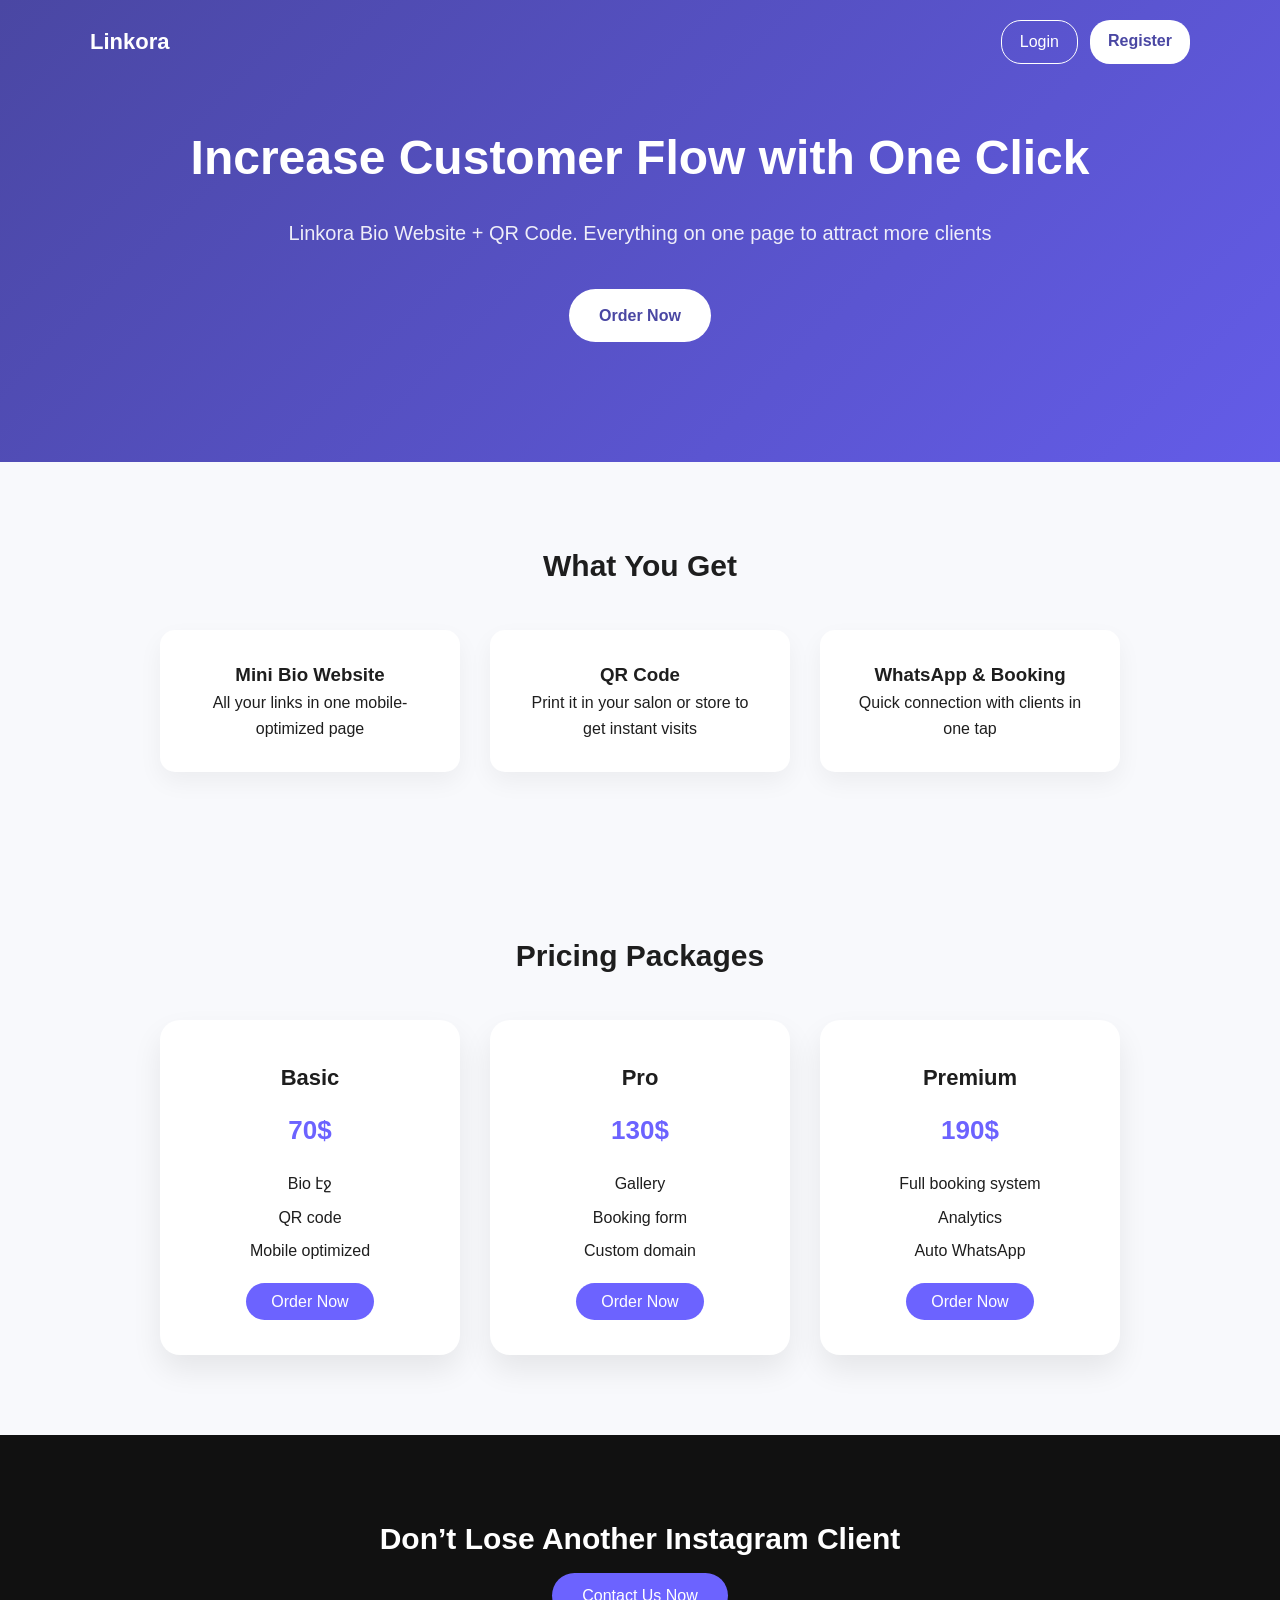
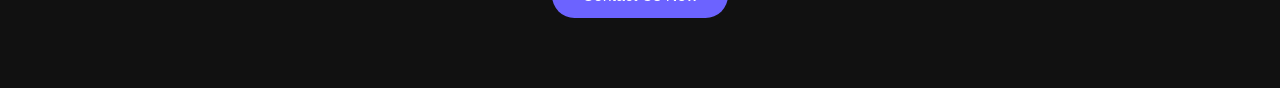
<file: index.html>
<!DOCTYPE html>
<html lang="hy">
<head>
<meta charset="UTF-8">
<meta name="viewport" content="width=device-width, initial-scale=1.0">
<title>Linkora | Instagram Bio Website + QR</title>
<link rel="stylesheet" href="style.css">
</head>
<body>
<header class="header">
  <div class="container nav">
    <div class="logo">Linkora</div>

    <div class="nav-buttons">
      <a href="login.html" class="btn-outline">Login</a>
      <a href="register.html" class="btn-primary">Register</a>
    </div>
  </div>
</header>
<!-- HERO -->
<section class="hero">
  <div class="container">
    <h1>Increase Customer Flow with One Click</h1>
    <p>Linkora Bio Website + QR Code. Everything on one page to attract more clients</p>
    <a href="#" class="btn">Order Now</a>
    <!-- Optional floating icons -->
  </div>
</section>
<!-- FEATURES -->
<section>
    <div class="container">
        <h2>What You Get</h2>
        <div class="features">
            <div class="feature-box">
                <h3>Mini Bio Website</h3>
                <p>All your links in one mobile-optimized page</p>
            </div>

            <div class="feature-box">
                <h3>QR Code</h3>
                <p>Print it in your salon or store to get instant visits</p>
            </div>

            <div class="feature-box">
                <h3>WhatsApp & Booking</h3>
                <p>Quick connection with clients in one tap</p>
            </div>
        </div>
    </div>
</section>

<!-- PRICING -->
<section>
    <div class="container">
        <h2>Pricing Packages</h2>

        <div class="pricing">

            <div class="price-card">
                <h3>Basic</h3>
                <div class="price">70$</div>
                <ul>
                    <li>Bio էջ</li>
                    <li>QR code</li>
                    <li>Mobile optimized</li>
                </ul>
                <a href="#">Order Now</a>
            </div>

            <div class="price-card">
                <h3>Pro</h3>
                <div class="price">130$</div>
                <ul>
                    <li>Gallery</li>
                    <li>Booking form</li>
                    <li>Custom domain</li>
                </ul>
                <a href="#">Order Now</a>
            </div>

            <div class="price-card">
                <h3>Premium</h3>
                <div class="price">190$</div>
                <ul>
                    <li>Full booking system</li>
                    <li>Analytics</li>
                    <li>Auto WhatsApp</li>
                </ul>
                <a href="#">Order Now</a>
            </div>

        </div>
    </div>
</section>

<!-- CTA -->
<section class="cta">
    <h2>Don’t Lose Another Instagram Client</h2>
    <a href="#">Contact Us Now</a>
</section>

</body>
</html>
</file>
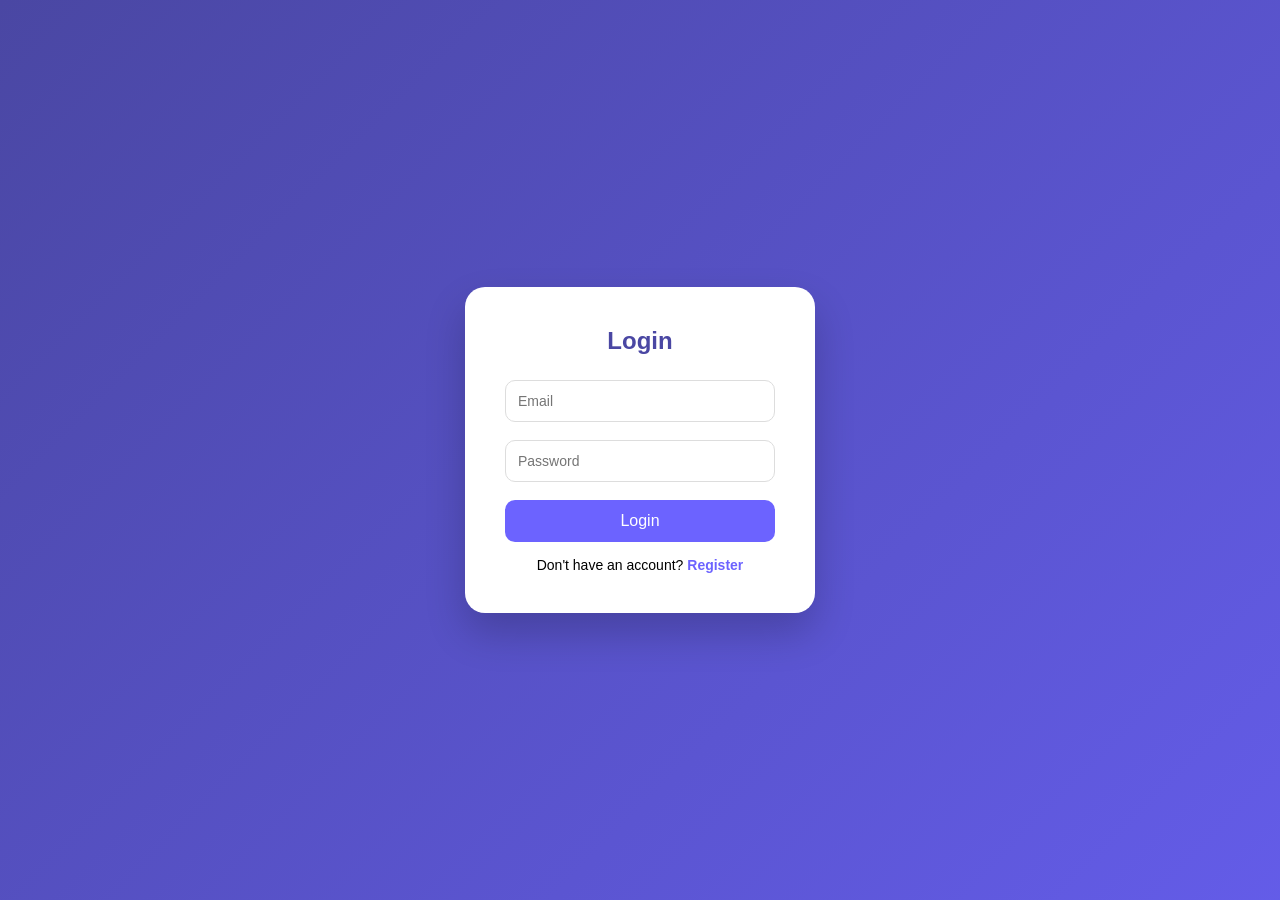
<file: login.html>
<!DOCTYPE html>
<html lang="en">
<head>
<meta charset="UTF-8">
<meta name="viewport" content="width=device-width, initial-scale=1.0">
<title>Login | Linkora</title>

<style>

/* RESET */
*{
margin:0;
padding:0;
box-sizing:border-box;
font-family:Arial,sans-serif;
}

body{
height:100vh;
display:flex;
justify-content:center;
align-items:center;

background:linear-gradient(-45deg,#6C63FF,#4A47A3,#6C63FF,#4A47A3);
background-size:400% 400%;
animation:gradientBG 15s ease infinite;
}

@keyframes gradientBG{
0%{background-position:0% 50%;}
50%{background-position:100% 50%;}
100%{background-position:0% 50%;}
}

/* CARD */

.login-card{
background:white;
padding:40px;
border-radius:20px;
width:350px;
box-shadow:0 20px 40px rgba(0,0,0,0.2);
text-align:center;
}

.login-card h2{
margin-bottom:25px;
color:#4A47A3;
}

/* INPUT */

.input-group{
margin-bottom:18px;
}

.input-group input{
width:100%;
padding:12px;
border-radius:10px;
border:1px solid #ddd;
font-size:14px;
}

.input-group input:focus{
outline:none;
border-color:#6C63FF;
}

/* BUTTON */

.login-btn{
width:100%;
padding:12px;
background:#6C63FF;
border:none;
color:white;
border-radius:10px;
font-size:16px;
cursor:pointer;
transition:.3s;
}

.login-btn:hover{
background:#4A47A3;
}

/* LINKS */

.auth-links{
margin-top:15px;
font-size:14px;
}

.auth-links a{
color:#6C63FF;
text-decoration:none;
font-weight:bold;
}

.auth-links a:hover{
text-decoration:underline;
}

</style>

</head>

<body>

<div class="login-card">

<h2>Login</h2>

<form>

<div class="input-group">
<input type="email" placeholder="Email" required>
</div>

<div class="input-group">
<input type="password" placeholder="Password" required>
</div>

<button class="login-btn">Login</button>

</form>

<div class="auth-links">
<p>Don't have an account? <a href="register.html">Register</a></p>
</div>

</div>

</body>
</html>
</file>
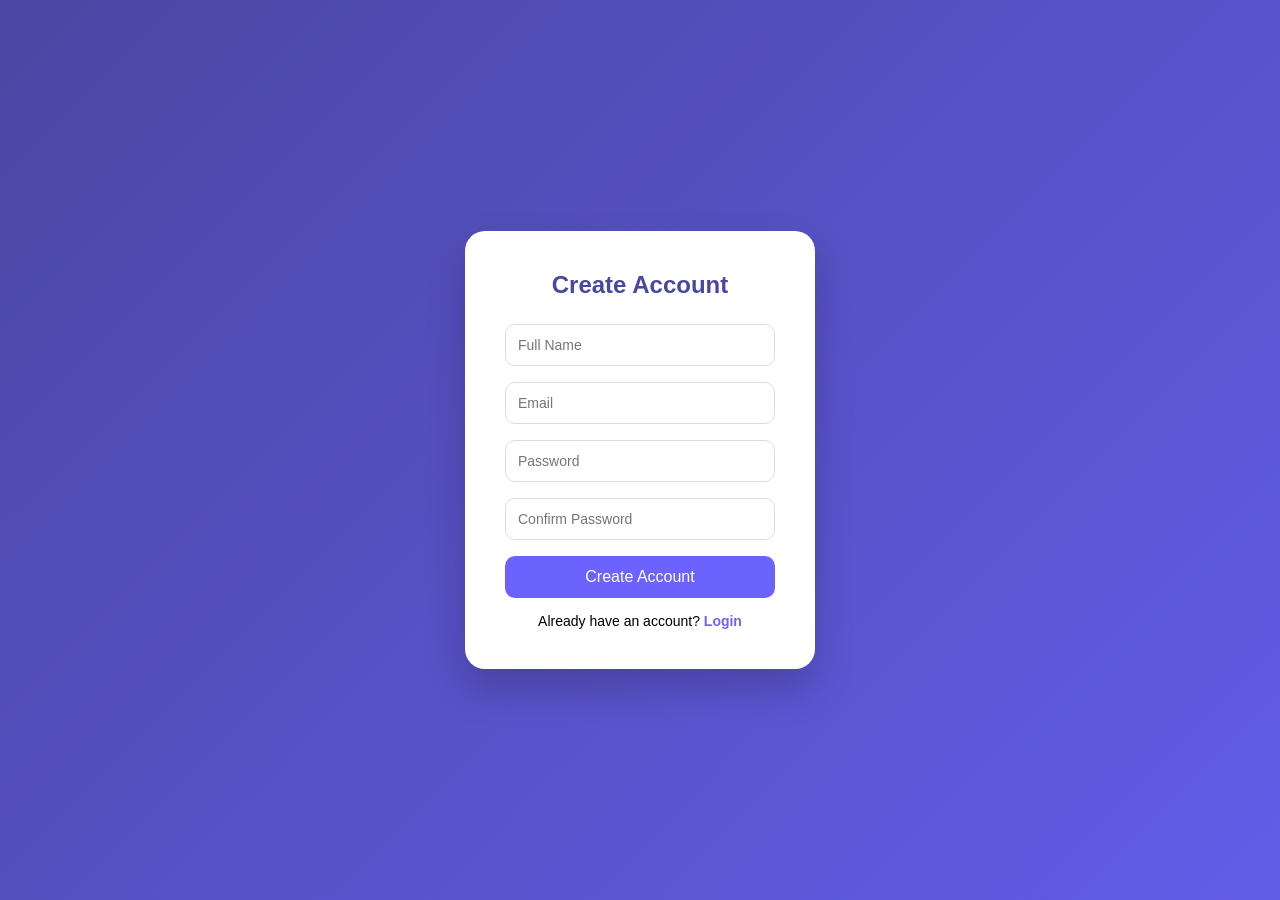
<file: register.html>
<!DOCTYPE html>
<html lang="en">
<head>
<meta charset="UTF-8">
<meta name="viewport" content="width=device-width, initial-scale=1.0">
<title>Register | Linkora</title>

<style>

/* RESET */
*{
margin:0;
padding:0;
box-sizing:border-box;
font-family:Arial,sans-serif;
}

body{
height:100vh;
display:flex;
justify-content:center;
align-items:center;

background:linear-gradient(-45deg,#6C63FF,#4A47A3,#6C63FF,#4A47A3);
background-size:400% 400%;
animation:gradientBG 15s ease infinite;
}

@keyframes gradientBG{
0%{background-position:0% 50%;}
50%{background-position:100% 50%;}
100%{background-position:0% 50%;}
}

/* CARD */

.register-card{
background:white;
padding:40px;
border-radius:20px;
width:350px;
box-shadow:0 20px 40px rgba(0,0,0,0.2);
text-align:center;
}

.register-card h2{
margin-bottom:25px;
color:#4A47A3;
}

/* INPUT */

.input-group{
margin-bottom:16px;
}

.input-group input{
width:100%;
padding:12px;
border-radius:10px;
border:1px solid #ddd;
font-size:14px;
}

.input-group input:focus{
outline:none;
border-color:#6C63FF;
}

/* BUTTON */

.register-btn{
width:100%;
padding:12px;
background:#6C63FF;
border:none;
color:white;
border-radius:10px;
font-size:16px;
cursor:pointer;
transition:.3s;
}

.register-btn:hover{
background:#4A47A3;
}

/* LINKS */

.auth-links{
margin-top:15px;
font-size:14px;
}

.auth-links a{
color:#6C63FF;
text-decoration:none;
font-weight:bold;
}

.auth-links a:hover{
text-decoration:underline;
}

</style>

</head>

<body>

<div class="register-card">

<h2>Create Account</h2>

<form>

<div class="input-group">
<input type="text" placeholder="Full Name" required>
</div>

<div class="input-group">
<input type="email" placeholder="Email" required>
</div>

<div class="input-group">
<input type="password" placeholder="Password" required>
</div>

<div class="input-group">
<input type="password" placeholder="Confirm Password" required>
</div>

<button class="register-btn">Create Account</button>

</form>

<div class="auth-links">
<p>Already have an account? <a href="login.html">Login</a></p>
</div>

</div>

</body>
</html>
</file>
<file: style.css>
/* RESET */
* {
    margin: 0;
    padding: 0;
    box-sizing: border-box;
    font-family: Arial, sans-serif;
}

body {
    background: #f8f9fc;
    color: #1e1e1e;
    line-height: 1.6;
}

/* CONTAINER */
.container {
    width: 90%;
    max-width: 1100px;
    margin: auto;
}

.hero {
  background: linear-gradient(-45deg, #6C63FF, #4A47A3, #6C63FF, #4A47A3);
  /* background: linear-gradient(135deg, #59a7ac 0%, #2C2B87 100%); */
  background-size: 400% 400%;
  animation: gradientBG 15s ease infinite;
  color: white;
  padding: 120px 20px;
  text-align: center;
  position: relative;
}

@keyframes gradientBG {
  0% { background-position: 0% 50%; }
  50% { background-position: 100% 50%; }
  100% { background-position: 0% 50%; }
}

.hero h1 {
  font-size: 48px;
  margin-bottom: 20px;
  animation: floatText 4s ease-in-out infinite;
}

.hero p {
  font-size: 20px;
  margin-bottom: 40px;
  opacity: 0.9;
}

.hero-icons {
  display: flex;
  justify-content: center;
  gap: 25px;
  margin-top: 50px;
}

.hero-icons .icon {
  width: 50px;
  height: 50px;
  background: rgba(255,255,255,0.2);
  border-radius: 12px;
  display: inline-block;
  animation: floatIcons 3s ease-in-out infinite;
}

@keyframes floatIcons {
  0%,100% { transform: translateY(0px); }
  50% { transform: translateY(-10px); }
}
.btn {
    display: inline-block;
    padding: 14px 30px;
    background: white;
    color: #4A47A3;
    border-radius: 30px;
    text-decoration: none;
    font-weight: bold;
    transition: 0.3s;
}

.btn:hover {
    background: #000;
    color: #fff;
}

/* SECTION */
section {
    padding: 80px 0;
}

section h2 {
    text-align: center;
    font-size: 30px;
    margin-bottom: 40px;
}

/* FEATURES */
.features {
    display: flex;
    gap: 30px;
    justify-content: center;
    flex-wrap: wrap;
}

.feature-box {
    background: white;
    padding: 30px;
    border-radius: 15px;
    width: 300px;
    text-align: center;
    box-shadow: 0 10px 25px rgba(0,0,0,0.05);
    transition: 0.3s;
}

.feature-box:hover {
    transform: translateY(-8px);
}

/* PRICING */
.pricing {
    display: flex;
    gap: 30px;
    justify-content: center;
    flex-wrap: wrap;
}

.price-card {
    background: white;
    padding: 40px;
    border-radius: 20px;
    width: 300px;
    text-align: center;
    box-shadow: 0 15px 30px rgba(0,0,0,0.08);
    transition: 0.3s;
}

.price-card:hover {
    transform: scale(1.05);
}

.price-card h3 {
    margin-bottom: 15px;
    font-size: 22px;
}

.price {
    font-size: 26px;
    color: #6C63FF;
    margin-bottom: 20px;
    font-weight: bold;
}

.price-card ul {
    list-style: none;
    margin-bottom: 25px;
}

.price-card ul li {
    margin: 8px 0;
}

.price-card a {
    background: #6C63FF;
    color: white;
    padding: 10px 25px;
    border-radius: 25px;
    text-decoration: none;
    transition: 0.3s;
}

.price-card a:hover {
    background: #4A47A3;
}

/* CTA */
.cta {
    background: #111;
    color: white;
    text-align: center;
    padding: 80px 20px;
}

.cta h2 {
    margin-bottom: 20px;
}

.cta a {
    background: #6C63FF;
    padding: 14px 30px;
    border-radius: 30px;
    color: white;
    text-decoration: none;
    transition: 0.3s;
}

.cta a:hover {
    background: #fff;
    background: #4A47A3;
}

/* RESPONSIVE */
@media(max-width: 768px) {
    .hero h1 {
        font-size: 28px;
    }
}
/* HEADER */

.header{
    position:absolute;
    width:100%;
    top:0;
    left:0;
        position: absolute;
    width: 100%;
    top: 0;
    left: 0;
    background: transparent;
    z-index: 9;
}

.nav{
    display:flex;
    justify-content:space-between;
    align-items:center;
    padding:20px 0;
}

.logo{
    color:white;
    font-size:22px;
    font-weight:bold;
}

.nav-buttons{
    display:flex;
    gap:12px;
}

.btn-outline{
    padding:8px 18px;
    border:1px solid white;
    border-radius:20px;
    text-decoration:none;
    color:white;
    transition:.3s;
}

.btn-outline:hover{
    background:white;
    color:#4A47A3;
}

.btn-primary{
    padding:8px 18px;
    background:white;
    border-radius:20px;
    text-decoration:none;
    color:#4A47A3;
    font-weight:bold;
}

.btn-primary:hover{
    background: #4A47A3;
    color:white;
}
</file>
